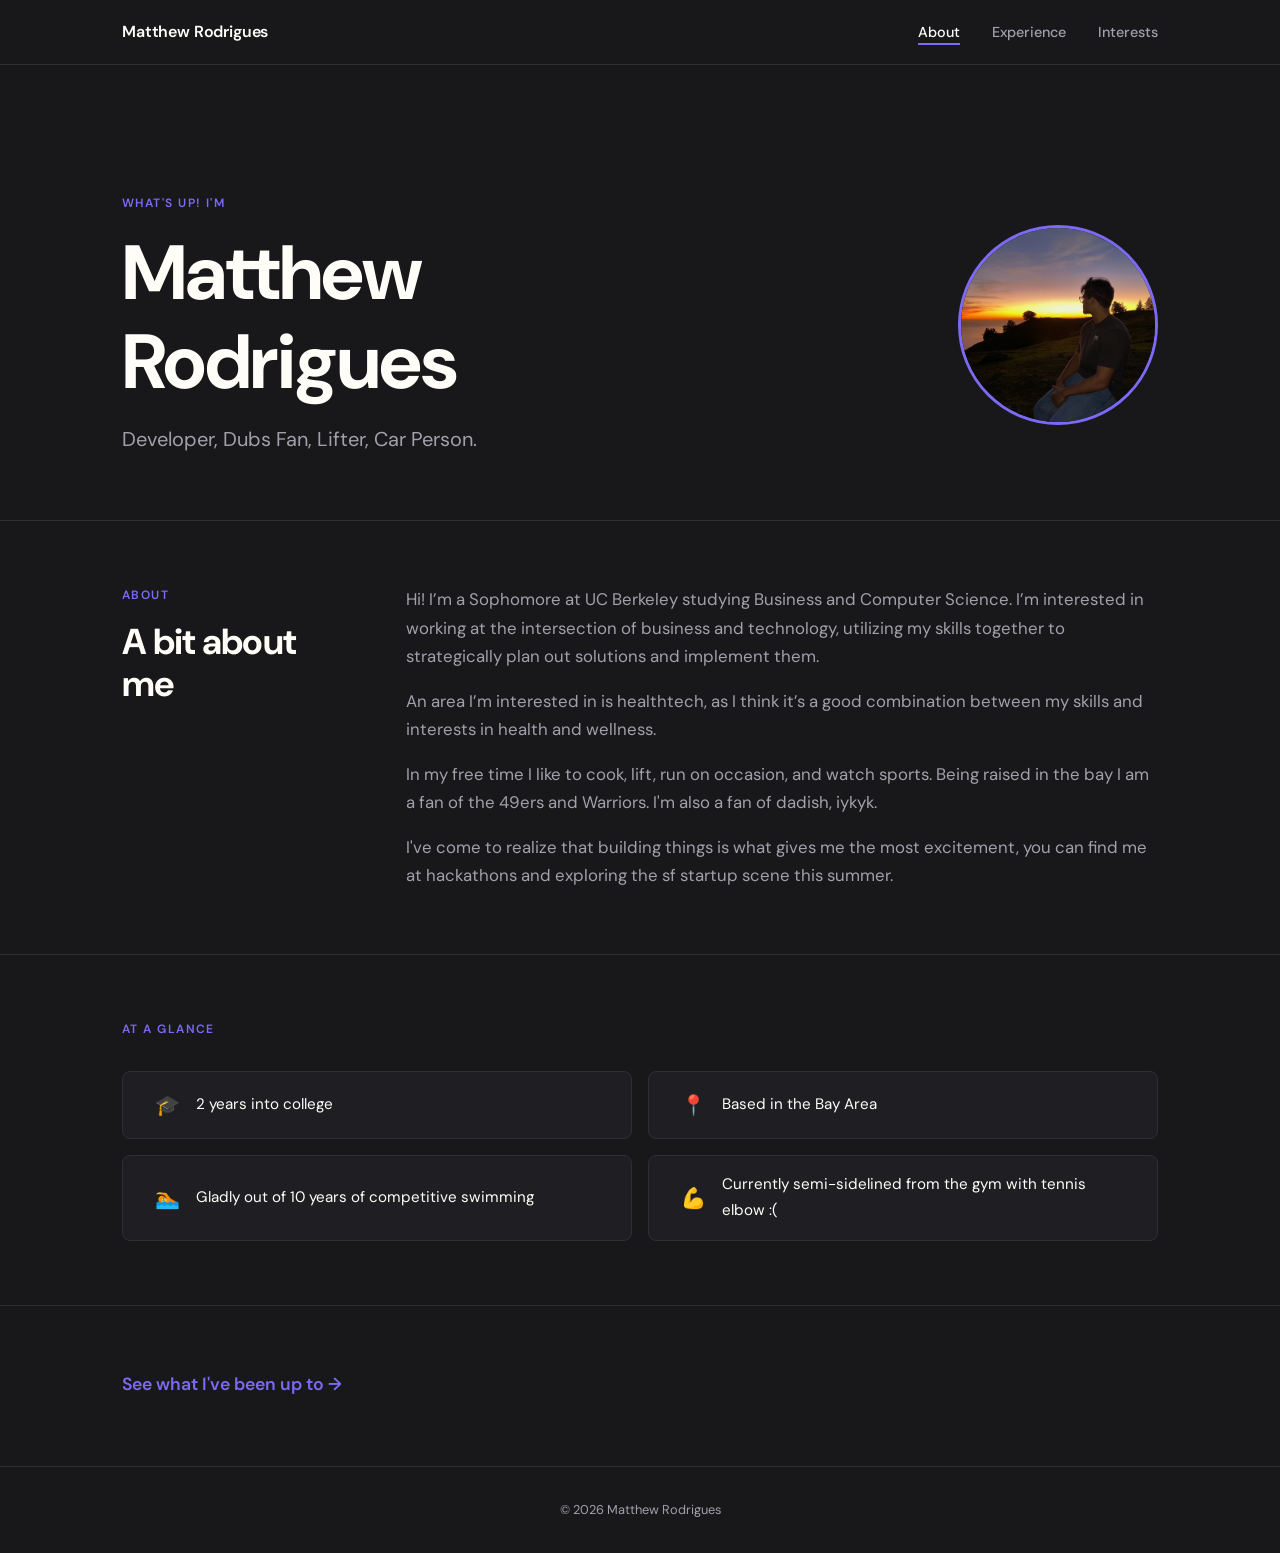
<file: docs/index.html>
<!DOCTYPE html>
<html lang="en">
<head>
  <meta charset="UTF-8" />
  <meta name="viewport" content="width=device-width, initial-scale=1.0" />
  <title>Matthew Rodrigues</title>
  <link rel="preconnect" href="https://fonts.googleapis.com" />
  <link rel="preconnect" href="https://fonts.gstatic.com" crossorigin />
  <link href="https://fonts.googleapis.com/css2?family=DM+Sans:ital,opsz,wght@0,9..40,400;0,9..40,500;0,9..40,600;0,9..40,700;1,9..40,400&display=swap" rel="stylesheet" />
  <link rel="stylesheet" href="css/styles.css" />
  <link rel="stylesheet" href="css/index.css" />
</head>
<body data-page="about">

  <!-- Navigation -->
  <nav class="nav" id="nav">
    <div class="nav__inner">
      <a href="index.html" class="nav__logo">Matthew Rodrigues</a>
      <button class="nav__hamburger" id="hamburger" aria-label="Toggle menu" aria-expanded="false">
        <span></span>
        <span></span>
        <span></span>
      </button>
      <ul class="nav__links">
        <li><a href="index.html" data-nav="about">About</a></li>
        <li><a href="experience.html" data-nav="experience">Experience</a></li>
        <li><a href="interests.html" data-nav="interests">Interests</a></li>
      </ul>
    </div>
  </nav>

  <main>

    <!-- Hero -->
    <section class="section hero">
      <div class="container">
        <div class="hero__inner">
          <div class="hero__text">
            <p class="section-label">What's up! I'm</p>
            <h1 class="hero__name">Matthew<br />Rodrigues</h1>
            <p class="hero__tagline">Developer, Dubs Fan, Lifter, Car Person.</p>
          </div>
          <img
            src="Assets/Matt_pics/IMG_2655.JPG"
            alt="Matthew Rodrigues"
            class="hero__avatar"
            loading="lazy"
          />
        </div>
      </div>
    </section>

    <!-- About -->
    <section class="section about">
      <div class="container about__grid">
        <div>
          <p class="section-label">About</p>
          <h2>A bit about me</h2>
        </div>
        <div class="about__body">
          <p>
            Hi! I’m a Sophomore at UC Berkeley studying Business and Computer Science. I’m interested in working at the intersection of business and technology, utilizing my skills together to strategically plan out solutions and implement them. 
          <p>
            An area I’m interested in is healthtech, as I think it’s a good combination between my skills and interests in health and wellness.
          </p>
          <p>
            In my free time I like to cook, lift, run on occasion, and watch sports. Being raised in the bay I am a fan of the 49ers and Warriors. I'm also a fan of dadish, iykyk.
          </p>
          <p>
            I've come to realize that building things is what gives me the most excitement, you can find me at hackathons and exploring the sf startup scene this summer. 
          </p>
        </div>
      </div>
    </section>

    <!-- Quick Facts -->
    <section class="section facts">
      <div class="container">
        <p class="section-label">At a Glance</p>
        <ul class="facts__grid">
          <li class="facts__item">
            <span class="facts__icon">🎓</span>
            <span>2 years into college</span>
          </li>
          <li class="facts__item">
            <span class="facts__icon">📍</span>
            <span>Based in the Bay Area</span>
          </li>
          <li class="facts__item">
            <span class="facts__icon">🏊</span>
            <span>Gladly out of 10 years of competitive swimming</span>
          </li>
          <li class="facts__item">
            <span class="facts__icon">💪</span>
            <span>Currently semi-sidelined from the gym with tennis elbow :(</span>
          </li>
        </ul>
      </div>
    </section>

    <!-- CTA -->
    <section class="section cta">
      <div class="container">
        <a href="experience.html" class="cta__link">See what I've been up to →</a>
      </div>
    </section>

  </main>

  <footer class="footer">
    <div class="container">
      <p>© 2026 Matthew Rodrigues</p>
    </div>
  </footer>

  <script src="js/main.js"></script>
</body>
</html>
</file>
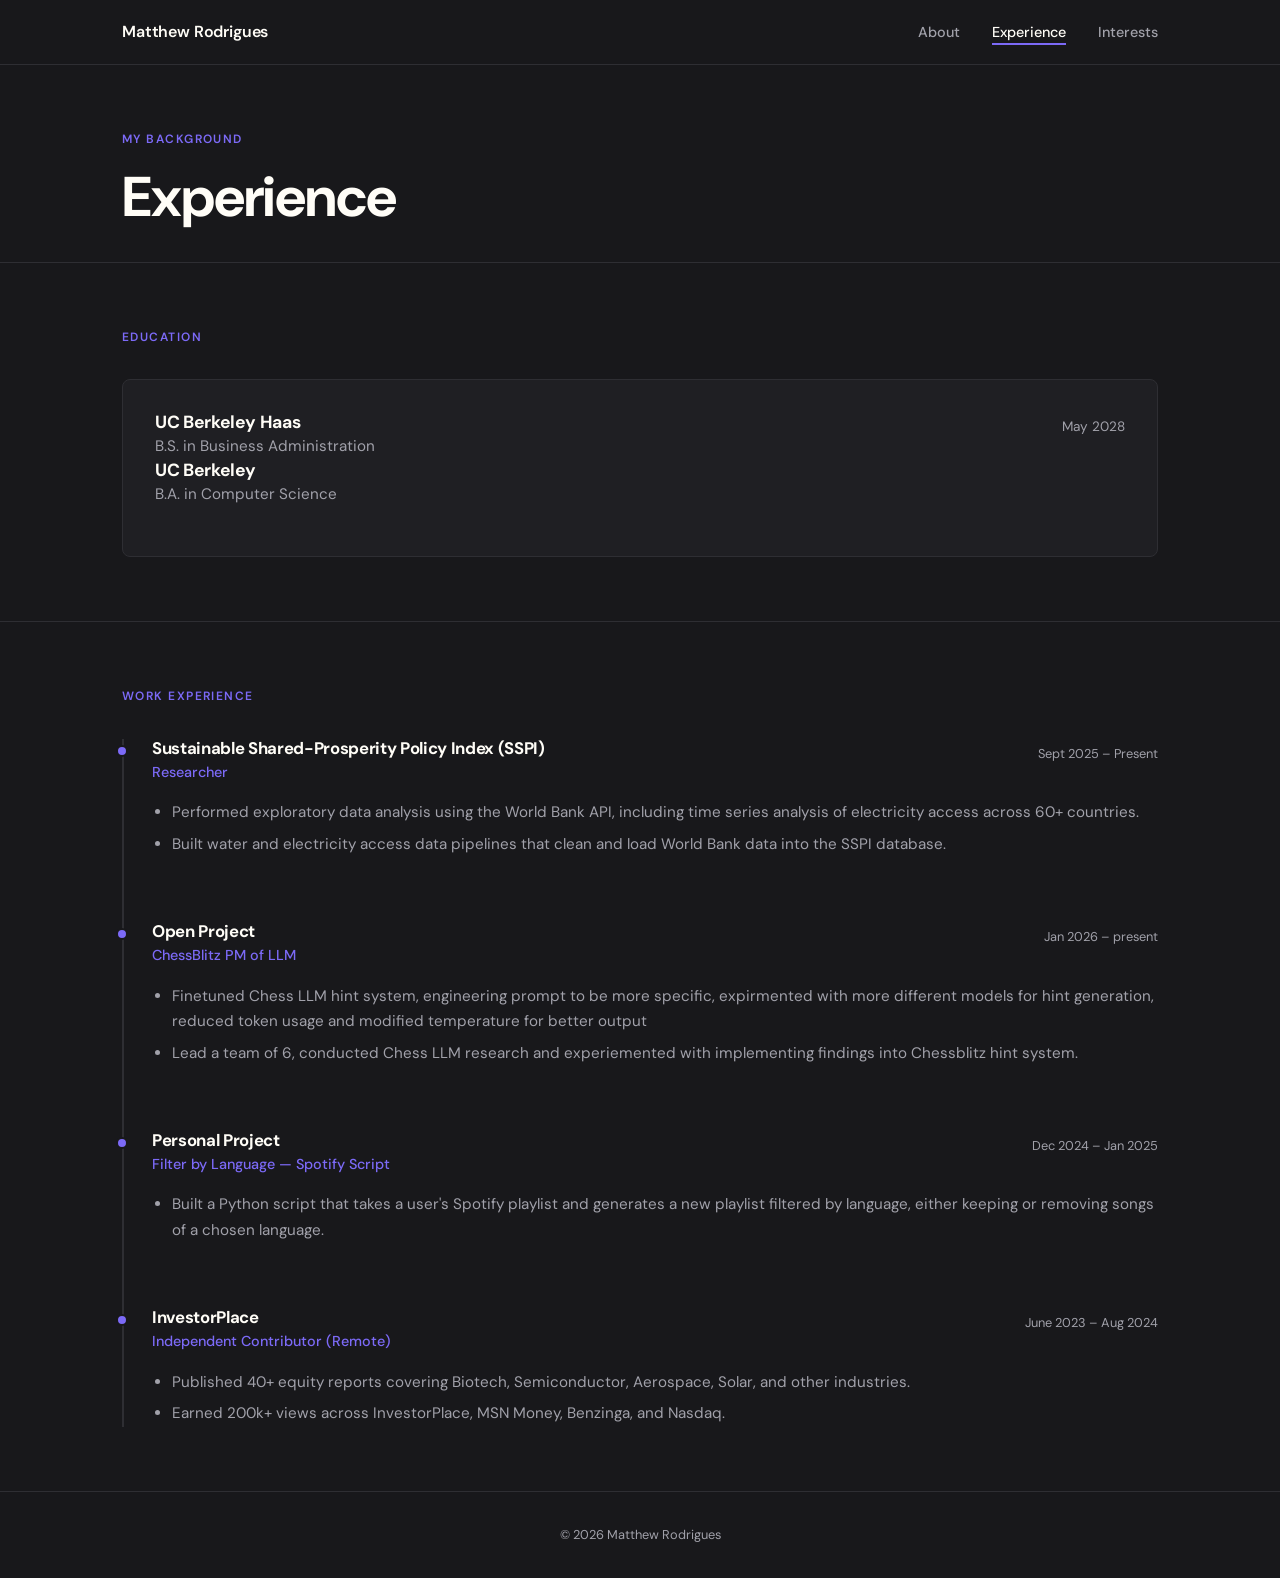
<file: docs/experience.html>
<!DOCTYPE html>
<html lang="en">
<head>
  <meta charset="UTF-8" />
  <meta name="viewport" content="width=device-width, initial-scale=1.0" />
  <title>Experience — Matthew Rodrigues</title>
  <link rel="preconnect" href="https://fonts.googleapis.com" />
  <link rel="preconnect" href="https://fonts.gstatic.com" crossorigin />
  <link href="https://fonts.googleapis.com/css2?family=DM+Sans:ital,opsz,wght@0,9..40,400;0,9..40,500;0,9..40,600;0,9..40,700;1,9..40,400&display=swap" rel="stylesheet" />
  <link rel="stylesheet" href="css/styles.css" />
  <link rel="stylesheet" href="css/experience.css" />
</head>
<body data-page="experience">

  <!-- Navigation -->
  <nav class="nav" id="nav">
    <div class="nav__inner">
      <a href="index.html" class="nav__logo">Matthew Rodrigues</a>
      <button class="nav__hamburger" id="hamburger" aria-label="Toggle menu" aria-expanded="false">
        <span></span>
        <span></span>
        <span></span>
      </button>
      <ul class="nav__links">
        <li><a href="index.html" data-nav="about">About</a></li>
        <li><a href="experience.html" data-nav="experience">Experience</a></li>
        <li><a href="interests.html" data-nav="interests">Interests</a></li>
      </ul>
    </div>
  </nav>

  <main>

    <!-- Page Header -->
    <section class="section page-header">
      <div class="container">
        <p class="section-label">My background</p>
        <h1 class="page-title">Experience</h1>
      </div>
    </section>

    <!-- Education -->
    <section class="section edu">
      <div class="container">
        <p class="section-label">Education</p>
        <div class="card edu__card">
          <div class="edu__header">
            <div>
              <h3 class="edu__school">UC Berkeley Haas</h3>
              <p class="edu__degree">B.S. in Business Administration</p>
              <p>
                
              </p>
              <h3 class="edu__school">UC Berkeley</h3>
              <p class="edu__degree">B.A. in Computer Science</p>
            </div>
            <span class="edu__year">May 2028</span>
      </div>
    </section>

    <!-- Work Experience -->
<section class="section work">
  <div class="container">
    <p class="section-label">Work Experience</p>

    <div class="timeline">

      <!-- Entry 1 -->
      <div class="timeline__entry">
        <div class="timeline__dot"></div>
        <div class="timeline__body">
          <div class="timeline__header">
            <div>
              <h3 class="timeline__company">Sustainable Shared-Prosperity Policy Index (SSPI)</h3>
              <p class="timeline__title">Researcher</p>
            </div>
            <span class="timeline__date">Sept 2025 – Present</span>
          </div>
          <ul class="timeline__bullets">
            <li>Performed exploratory data analysis using the World Bank API, including time series analysis of electricity access across 60+ countries.</li>
            <li>Built water and electricity access data pipelines that clean and load World Bank data into the SSPI database.</li>
          </ul>
        </div>
      </div>

      <!-- Entry 2 -->
      <div class="timeline__entry">
        <div class="timeline__dot"></div>
        <div class="timeline__body">
          <div class="timeline__header">
            <div>
              <h3 class="timeline__company">Open Project</h3>
              <p class="timeline__title">ChessBlitz PM of LLM</p>
            </div>
            <span class="timeline__date">Jan 2026 – present</span>
          </div>
          <ul class="timeline__bullets">
            <li>Finetuned Chess LLM hint system, engineering prompt to be more specific, expirmented with more different models for hint generation, reduced token usage and modified temperature for better output</li>
            <li>Lead a team of 6, conducted Chess LLM research and experiemented with implementing findings into Chessblitz hint system.</li>
          </ul>
        </div>
      </div>

      <!-- Entry 3 -->
      <div class="timeline__entry">
        <div class="timeline__dot"></div>
        <div class="timeline__body">
          <div class="timeline__header">
            <div>
              <h3 class="timeline__company">Personal Project</h3>
              <p class="timeline__title">Filter by Language — Spotify Script</p>
            </div>
            <span class="timeline__date">Dec 2024 – Jan 2025</span>
          </div>
          <ul class="timeline__bullets">
            <li>Built a Python script that takes a user's Spotify playlist and generates a new playlist filtered by language, either keeping or removing songs of a chosen language.</li>
          </ul>
        </div>
      </div>

      <!-- Entry 4 -->
      <div class="timeline__entry">
        <div class="timeline__dot"></div>
        <div class="timeline__body">
          <div class="timeline__header">
            <div>
              <h3 class="timeline__company">InvestorPlace</h3>
              <p class="timeline__title">Independent Contributor (Remote)</p>
            </div>
            <span class="timeline__date">June 2023 – Aug 2024</span>
          </div>
          <ul class="timeline__bullets">
            <li>Published 40+ equity reports covering Biotech, Semiconductor, Aerospace, Solar, and other industries.</li>
            <li>Earned 200k+ views across InvestorPlace, MSN Money, Benzinga, and Nasdaq.</li>
          </ul>
        </div>
      </div>

    </div>
  </div>
</section>

  </main>

  <footer class="footer">
    <div class="container">
      <p>© 2026 Matthew Rodrigues</p>
    </div>
  </footer>

  <script src="js/main.js"></script>
</body>
</html>
</file>
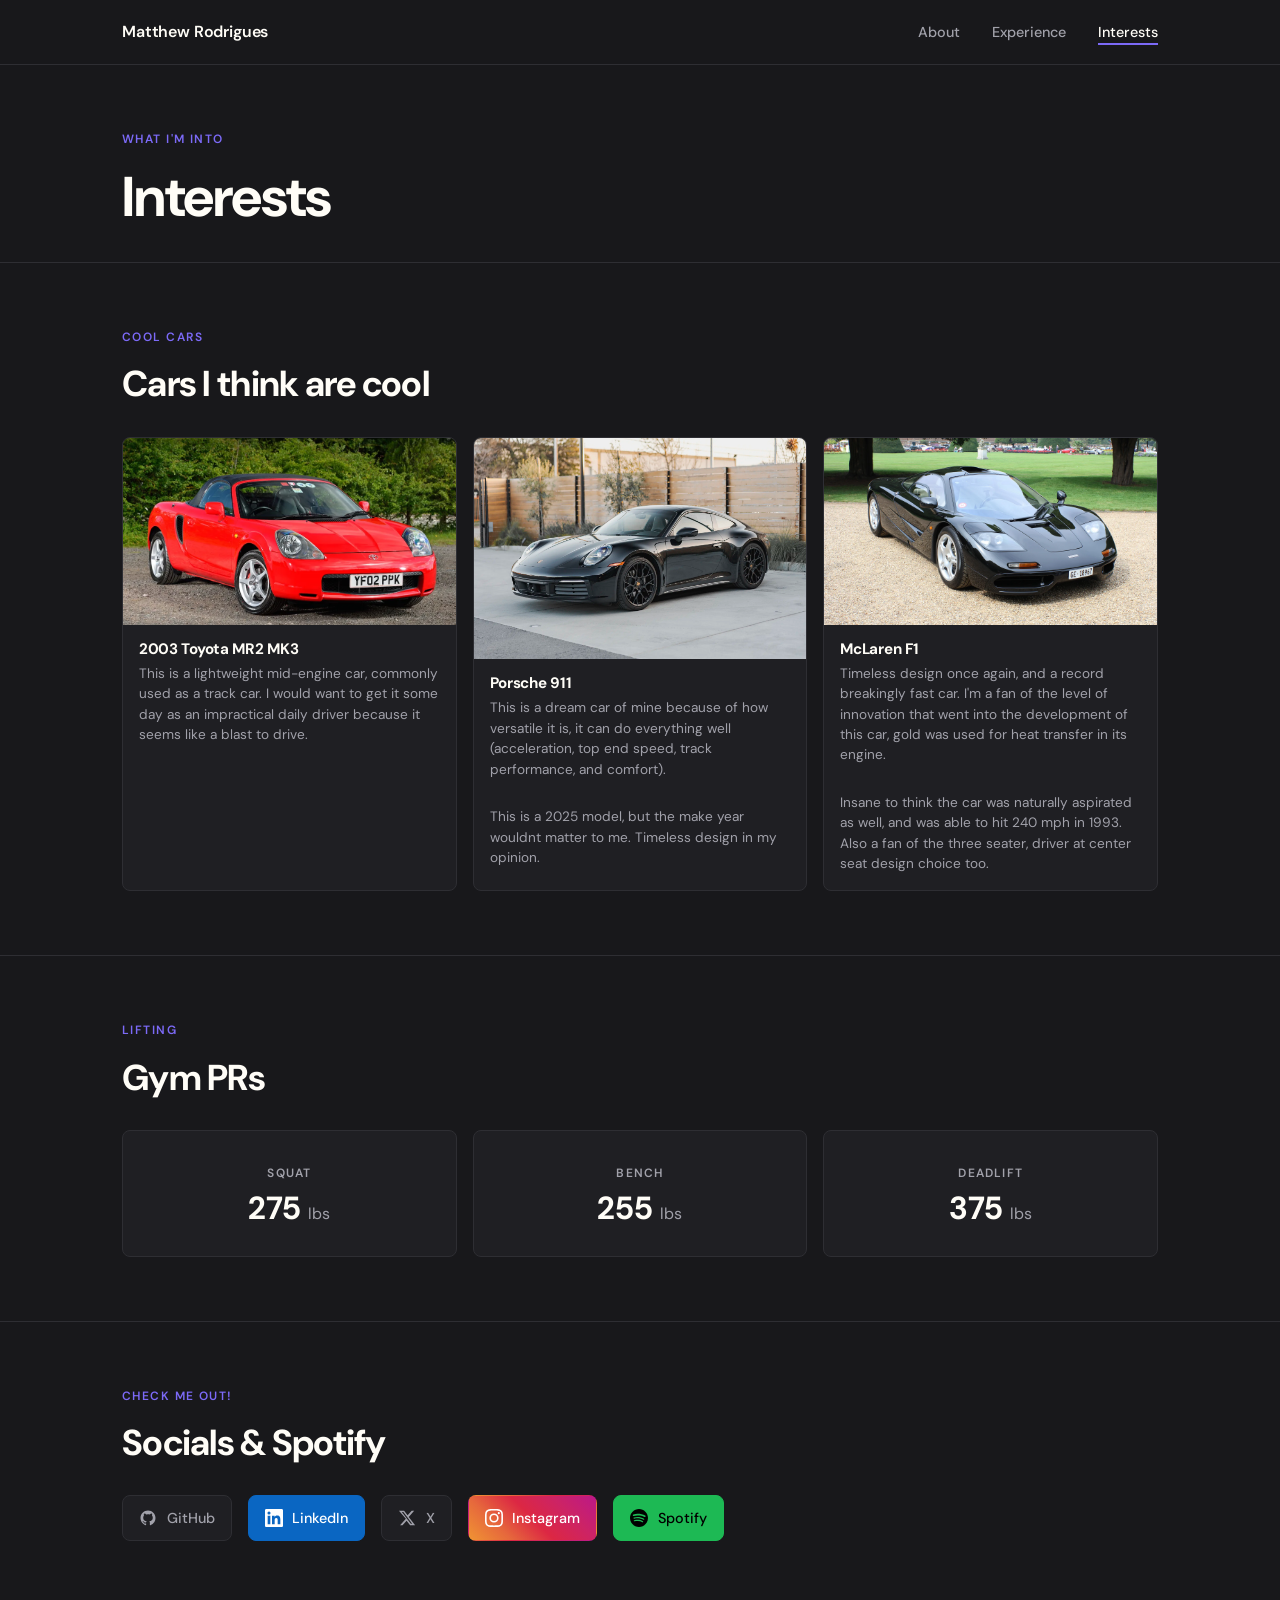
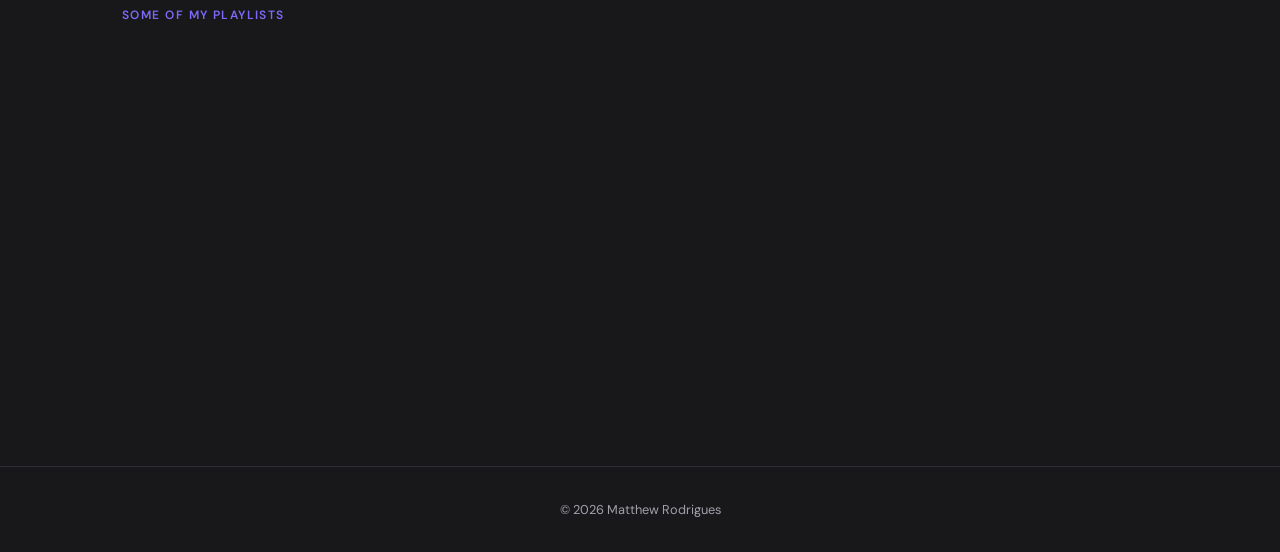
<file: docs/interests.html>
<!DOCTYPE html>
<html lang="en">
<head>
  <meta charset="UTF-8" />
  <meta name="viewport" content="width=device-width, initial-scale=1.0" />
  <title>Interests — Matthew Rodrigues</title>
  <link rel="preconnect" href="https://fonts.googleapis.com" />
  <link rel="preconnect" href="https://fonts.gstatic.com" crossorigin />
  <link href="https://fonts.googleapis.com/css2?family=DM+Sans:ital,opsz,wght@0,9..40,400;0,9..40,500;0,9..40,600;0,9..40,700;1,9..40,400&display=swap" rel="stylesheet" />
  <link rel="stylesheet" href="css/styles.css" />
  <link rel="stylesheet" href="css/interests.css" />
</head>
<body data-page="interests">

  <!-- Navigation -->
  <nav class="nav" id="nav">
    <div class="nav__inner">
      <a href="index.html" class="nav__logo">Matthew Rodrigues</a>
      <button class="nav__hamburger" id="hamburger" aria-label="Toggle menu" aria-expanded="false">
        <span></span>
        <span></span>
        <span></span>
      </button>
      <ul class="nav__links">
        <li><a href="index.html" data-nav="about">About</a></li>
        <li><a href="experience.html" data-nav="experience">Experience</a></li>
        <li><a href="interests.html" data-nav="interests">Interests</a></li>
      </ul>
    </div>
  </nav>

  <main>

    <!-- Page Header -->
    <section class="section page-header">
      <div class="container">
        <p class="section-label">What I'm into</p>
        <h1 class="page-title">Interests</h1>
      </div>
    </section>

    <!-- Cool Cars -->
    <section class="section cars">
      <div class="container">
        <p class="section-label">Cool Cars</p>
        <h2 class="interests-heading">Cars I think are cool</h2>

        <div class="cars__grid">

          <!-- Car 1 -->
          <div class="car-card">
            <img

              src="Assets/Cars/MK3-TOYOTA-MR2-BUYERS-GUIDE-00.webp"
              alt="Toyota MR2"
              class="car-card__image"
              loading="lazy"
            />
            <div class="car-card__body">
              <h3 class="car-card__name">2003 Toyota MR2 MK3</h3>
              <p class="car-card__note">This is a lightweight mid-engine car, commonly used as a track car. I would want to get it some day as an impractical daily driver because it seems like a blast to drive.</p>
            </div>
          </div>

          <!-- Car 2 -->
          <div class="car-card">
            <img
              src = "Assets/Cars/timestamped-1710290904952-2023 Porsche 911 Carrera - 205073_000003.webp"
              alt = "Porsche 911 Carrera"
              class = "car_card__image"
              loading = "lazy"
            />
            <div class="car-card__body">
              <h3 class="car-card__name">Porsche 911</h3>
              <p class="car-card__note">This is a dream car of mine because of how versatile it is, it can do everything well (acceleration, top end speed, track performance, and comfort).</p> 
              <br/>
              <p class = "car-card__note"> This is a 2025 model, but the make year wouldnt matter to me. Timeless design in my opinion.</p>
            </div>
          </div>

          <!-- Car 3 -->
          <div class="car-card">
            <img
              src = "Assets/Cars/20200113-McLaren-F1-07.webp"
              alt = "Mclaren F1"
              class = "car-card__image"
              loading = "lazy"
            />
            <div class="car-card__body">
              <h3 class="car-card__name">McLaren F1</h3>
              <p class="car-card__note">Timeless design once again, and a record breakingly fast car. I'm a fan of the level of innovation that went into the development of this car, gold was used for heat transfer in its engine.</p>
              <br/>
              <p class = "car-card__note">Insane to think the car was naturally aspirated as well, and was able to hit 240 mph in 1993. Also a fan of the three seater, driver at center seat design choice too.</p>
            </div>
          </div>

        </div>
      </div>
    </section>

    <!-- Lifting PRs -->
    <section class="section prs">
      <div class="container">
        <p class="section-label">Lifting</p>
        <h2 class="interests-heading">Gym PRs</h2>

        <div class="prs__grid">
          <div class="pr-card">
            <span class="pr-card__lift">Squat</span>
            <span class="pr-card__weight"> 275 <span class="pr-card__unit">lbs</span></span>
          </div>
          <div class="pr-card">
            <span class="pr-card__lift">Bench</span>
            <span class="pr-card__weight"> 255 <span class="pr-card__unit">lbs</span></span>
          </div>
          <div class="pr-card">
            <span class="pr-card__lift">Deadlift</span>
            <span class="pr-card__weight"> 375 <span class="pr-card__unit">lbs</span></span>
          </div>
        </div>
      </div>
    </section>

    <!-- Socials & Spotify -->
    <section class="section socials">
      <div class="container">
        <p class="section-label">Check me out!</p>
        <h2 class="interests-heading">Socials & Spotify</h2>

        <div class="socials__links">
          <a href="https://github.com/matthewrodrigues" target="_blank" rel="noopener noreferrer" class="social-link">
            <svg class="social-link__icon" viewBox="0 0 24 24" fill="currentColor" aria-hidden="true">
              <path d="M12 2C6.477 2 2 6.484 2 12.017c0 4.425 2.865 8.18 6.839 9.504.5.092.682-.217.682-.483 0-.237-.008-.868-.013-1.703-2.782.605-3.369-1.343-3.369-1.343-.454-1.158-1.11-1.466-1.11-1.466-.908-.62.069-.608.069-.608 1.003.07 1.531 1.032 1.531 1.032.892 1.53 2.341 1.088 2.91.832.092-.647.35-1.088.636-1.338-2.22-.253-4.555-1.113-4.555-4.951 0-1.093.39-1.988 1.029-2.688-.103-.253-.446-1.272.098-2.65 0 0 .84-.27 2.75 1.026A9.564 9.564 0 0112 6.844c.85.004 1.705.115 2.504.337 1.909-1.296 2.747-1.027 2.747-1.027.546 1.379.202 2.398.1 2.651.64.7 1.028 1.595 1.028 2.688 0 3.848-2.339 4.695-4.566 4.943.359.309.678.92.678 1.855 0 1.338-.012 2.419-.012 2.747 0 .268.18.58.688.482A10.019 10.019 0 0022 12.017C22 6.484 17.522 2 12 2z"/>
            </svg>
            <span>GitHub</span>
          </a>

          <a href="https://linkedin.com/in/matthew-rodrigues-6aa213265/" target="_blank" rel="noopener noreferrer" class="social-link">
            <svg class="social-link__icon" viewBox="0 0 24 24" fill="currentColor" aria-hidden="true">
              <path d="M20.447 20.452h-3.554v-5.569c0-1.328-.027-3.037-1.852-3.037-1.853 0-2.136 1.445-2.136 2.939v5.667H9.351V9h3.414v1.561h.046c.477-.9 1.637-1.85 3.37-1.85 3.601 0 4.267 2.37 4.267 5.455v6.286zM5.337 7.433a2.062 2.062 0 01-2.063-2.065 2.064 2.064 0 112.063 2.065zm1.782 13.019H3.555V9h3.564v11.452zM22.225 0H1.771C.792 0 0 .774 0 1.729v20.542C0 23.227.792 24 1.771 24h20.451C23.2 24 24 23.227 24 22.271V1.729C24 .774 23.2 0 22.222 0h.003z"/>
            </svg>
            <span>LinkedIn</span>
          </a>

          <a href="https://twitter.com/[your-username]" target="_blank" rel="noopener noreferrer" class="social-link">
            <svg class="social-link__icon" viewBox="0 0 24 24" fill="currentColor" aria-hidden="true">
              <path d="M18.244 2.25h3.308l-7.227 8.26 8.502 11.24H16.17l-4.714-6.231-5.401 6.231H2.747l7.73-8.835L1.254 2.25H8.08l4.713 6.231zm-1.161 17.52h1.833L7.084 4.126H5.117z"/>
            </svg>
            <span>X</span>
          </a>

          <a href="https://instagram.com/matthew_rodri_/" target="_blank" rel="noopener noreferrer" class="social-link">
            <svg class="social-link__icon" viewBox="0 0 24 24" fill="currentColor" aria-hidden="true">
              <path d="M12 2.163c3.204 0 3.584.012 4.85.07 3.252.148 4.771 1.691 4.919 4.919.058 1.265.069 1.645.069 4.849 0 3.205-.012 3.584-.069 4.849-.149 3.225-1.664 4.771-4.919 4.919-1.266.058-1.644.07-4.85.07-3.204 0-3.584-.012-4.849-.07-3.26-.149-4.771-1.699-4.919-4.92-.058-1.265-.07-1.644-.07-4.849 0-3.204.013-3.583.07-4.849.149-3.227 1.664-4.771 4.919-4.919 1.266-.057 1.645-.069 4.849-.069zM12 0C8.741 0 8.333.014 7.053.072 2.695.272.273 2.69.073 7.052.014 8.333 0 8.741 0 12c0 3.259.014 3.668.072 4.948.2 4.358 2.618 6.78 6.98 6.98C8.333 23.986 8.741 24 12 24c3.259 0 3.668-.014 4.948-.072 4.354-.2 6.782-2.618 6.979-6.98.059-1.28.073-1.689.073-4.948 0-3.259-.014-3.667-.072-4.947-.196-4.354-2.617-6.78-6.979-6.98C15.668.014 15.259 0 12 0zm0 5.838a6.162 6.162 0 100 12.324 6.162 6.162 0 000-12.324zM12 16a4 4 0 110-8 4 4 0 010 8zm6.406-11.845a1.44 1.44 0 100 2.881 1.44 1.44 0 000-2.881z"/>
            </svg>
            <span>Instagram</span>
          </a>

          <a href="https://open.spotify.com/user/31eossalhuuf3rjk325tiqb336ku?si=PuJVf1fQTuGW8pGyErpdBg&nd=1&dlsi=ce033cd523844dd5" target="_blank" rel="noopener noreferrer" class="social-link">
            <svg class="social-link__icon" viewBox="0 0 24 24" fill="currentColor" aria-hidden="true">
              <path d="M12 0C5.4 0 0 5.4 0 12s5.4 12 12 12 12-5.4 12-12S18.66 0 12 0zm5.521 17.34c-.24.359-.66.48-1.021.24-2.82-1.74-6.36-2.101-10.561-1.141-.418.122-.779-.179-.899-.539-.12-.421.18-.78.54-.9 4.56-1.021 8.52-.6 11.64 1.32.42.18.479.659.301 1.02zm1.44-3.3c-.301.42-.841.6-1.262.3-3.239-1.98-8.159-2.58-11.939-1.38-.479.12-1.02-.12-1.14-.6-.12-.48.12-1.021.6-1.141C9.6 9.9 15 10.561 18.72 12.84c.361.181.54.78.241 1.2zm.12-3.36C15.24 8.4 8.82 8.16 5.16 9.301c-.6.179-1.2-.181-1.38-.721-.18-.601.18-1.2.72-1.381 4.26-1.26 11.28-1.02 15.721 1.621.539.3.719 1.02.419 1.56-.299.421-1.02.599-1.559.3z"/>
            </svg>
            <span>Spotify</span>
          </a>
        </div>

        <!-- Spotify Embed -->
        <div class="spotify">
          <p class="section-label" style="margin-bottom: var(--space-sm);">Some of my Playlists</p>
          <div id="spotify-embed"></div>
        </div>

      </div>
    </section>

  </main>

  <footer class="footer">
    <div class="container">
      <p>© 2026 Matthew Rodrigues</p>
    </div>
  </footer>

  <script src="js/main.js"></script>
</body>
</html>
</file>
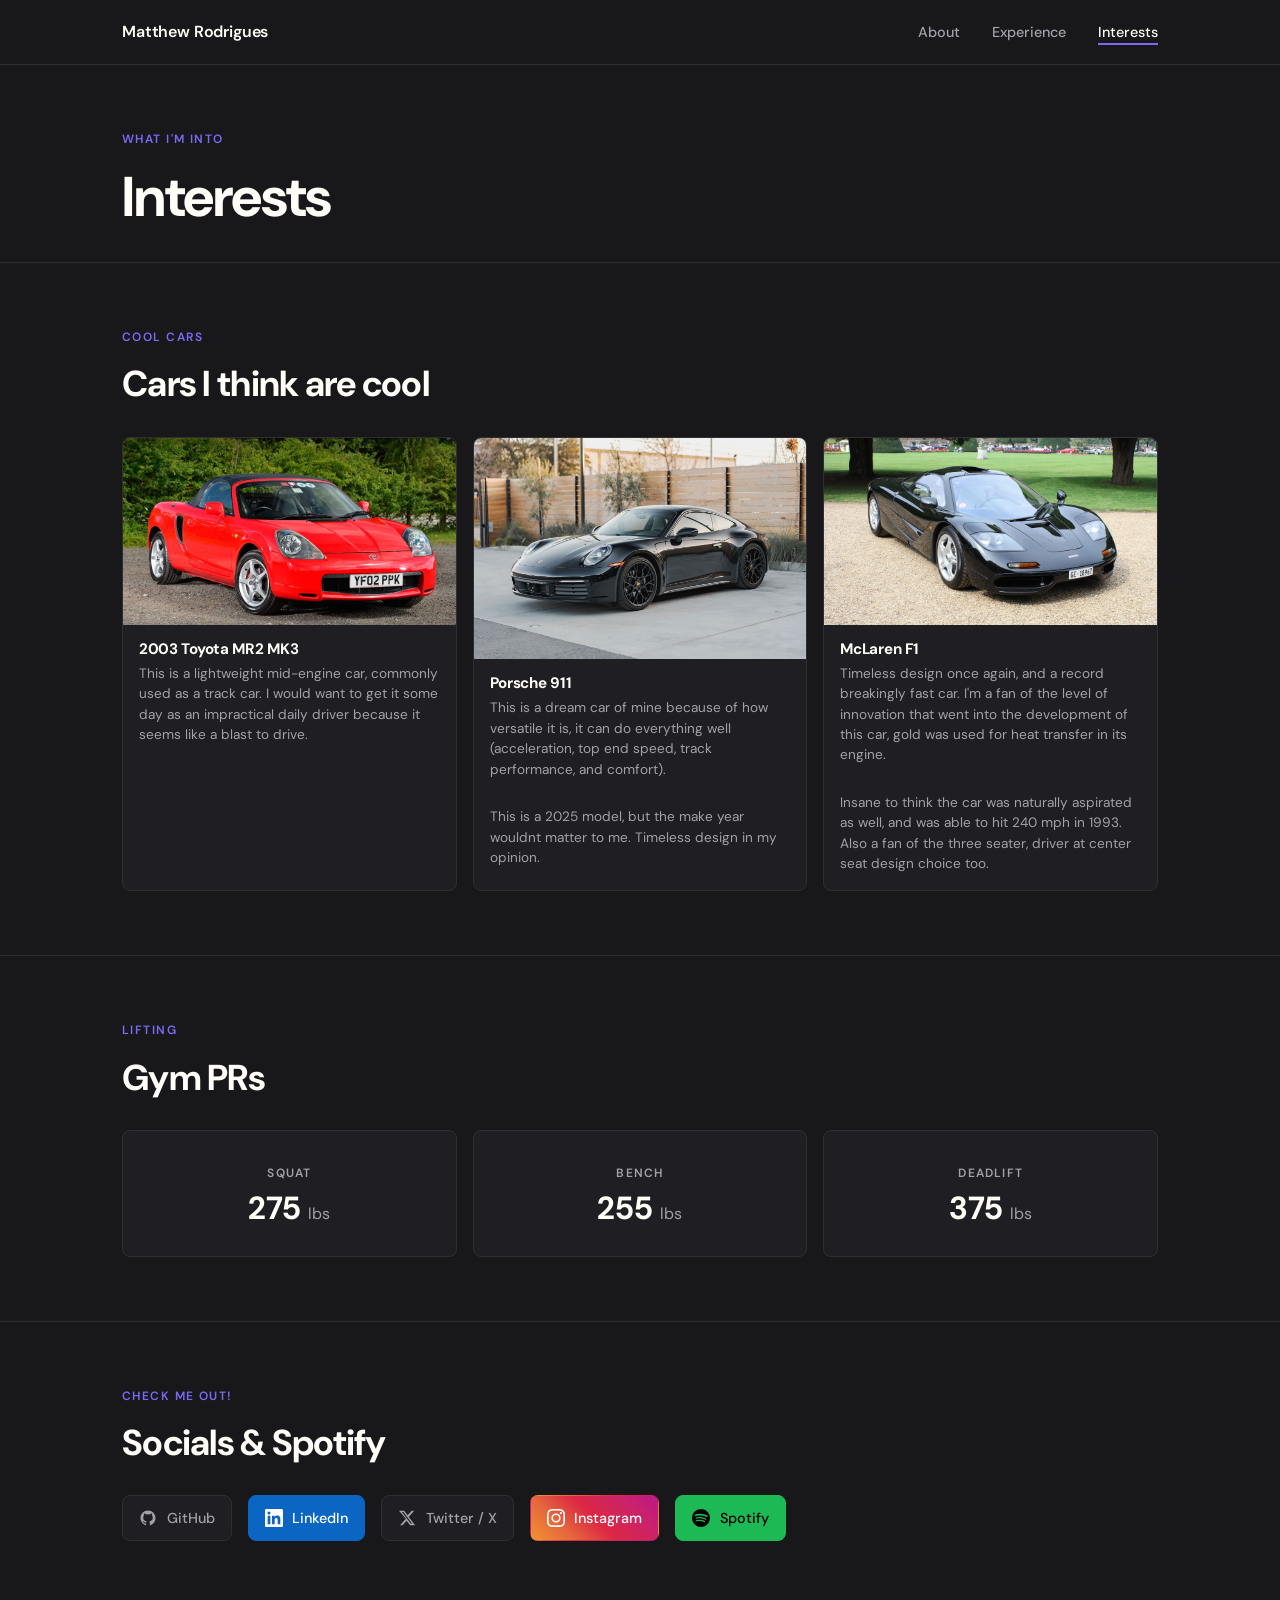
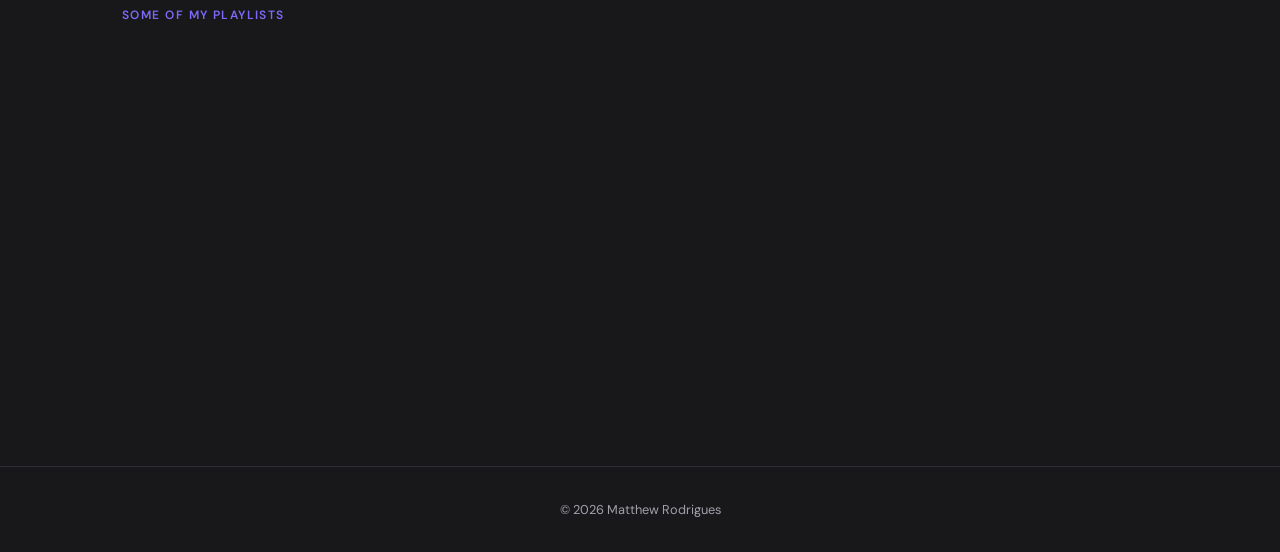
<file: src/interests.html>
<!DOCTYPE html>
<html lang="en">
<head>
  <meta charset="UTF-8" />
  <meta name="viewport" content="width=device-width, initial-scale=1.0" />
  <title>Interests — Matthew Rodrigues</title>
  <link rel="preconnect" href="https://fonts.googleapis.com" />
  <link rel="preconnect" href="https://fonts.gstatic.com" crossorigin />
  <link href="https://fonts.googleapis.com/css2?family=DM+Sans:ital,opsz,wght@0,9..40,400;0,9..40,500;0,9..40,600;0,9..40,700;1,9..40,400&display=swap" rel="stylesheet" />
  <link rel="stylesheet" href="css/styles.css" />
  <link rel="stylesheet" href="css/interests.css" />
</head>
<body data-page="interests">

  <!-- Navigation -->
  <nav class="nav" id="nav">
    <div class="nav__inner">
      <a href="index.html" class="nav__logo">Matthew Rodrigues</a>
      <button class="nav__hamburger" id="hamburger" aria-label="Toggle menu" aria-expanded="false">
        <span></span>
        <span></span>
        <span></span>
      </button>
      <ul class="nav__links">
        <li><a href="index.html" data-nav="about">About</a></li>
        <li><a href="experience.html" data-nav="experience">Experience</a></li>
        <li><a href="interests.html" data-nav="interests">Interests</a></li>
      </ul>
    </div>
  </nav>

  <main>

    <!-- Page Header -->
    <section class="section page-header">
      <div class="container">
        <p class="section-label">What I'm into</p>
        <h1 class="page-title">Interests</h1>
      </div>
    </section>

    <!-- Cool Cars -->
    <section class="section cars">
      <div class="container">
        <p class="section-label">Cool Cars</p>
        <h2 class="interests-heading">Cars I think are cool</h2>

        <div class="cars__grid">

          <!-- Car 1 -->
          <div class="car-card">
            <img

              src="Assets/Cars/MK3-TOYOTA-MR2-BUYERS-GUIDE-00.webp"
              alt="Toyota MR2"
              class="car-card__image"
              loading="lazy"
            />
            <div class="car-card__body">
              <h3 class="car-card__name">2003 Toyota MR2 MK3</h3>
              <p class="car-card__note">This is a lightweight mid-engine car, commonly used as a track car. I would want to get it some day as an impractical daily driver because it seems like a blast to drive.</p>
            </div>
          </div>

          <!-- Car 2 -->
          <div class="car-card">
            <img
              src = "Assets/Cars/timestamped-1710290904952-2023 Porsche 911 Carrera - 205073_000003.webp"
              alt = "Porsche 911 Carrera"
              class = "car_card__image"
              loading = "lazy"
            />
            <div class="car-card__body">
              <h3 class="car-card__name">Porsche 911</h3>
              <p class="car-card__note">This is a dream car of mine because of how versatile it is, it can do everything well (acceleration, top end speed, track performance, and comfort).</p> 
              <br/>
              <p class = "car-card__note"> This is a 2025 model, but the make year wouldnt matter to me. Timeless design in my opinion.</p>
            </div>
          </div>

          <!-- Car 3 -->
          <div class="car-card">
            <img
              src = "Assets/Cars/20200113-McLaren-F1-07.webp"
              alt = "Mclaren F1"
              class = "car-card__image"
              loading = "lazy"
            />
            <div class="car-card__body">
              <h3 class="car-card__name">McLaren F1</h3>
              <p class="car-card__note">Timeless design once again, and a record breakingly fast car. I'm a fan of the level of innovation that went into the development of this car, gold was used for heat transfer in its engine.</p>
              <br/>
              <p class = "car-card__note">Insane to think the car was naturally aspirated as well, and was able to hit 240 mph in 1993. Also a fan of the three seater, driver at center seat design choice too.</p>
            </div>
          </div>

        </div>
      </div>
    </section>

    <!-- Lifting PRs -->
    <section class="section prs">
      <div class="container">
        <p class="section-label">Lifting</p>
        <h2 class="interests-heading">Gym PRs</h2>

        <div class="prs__grid">
          <div class="pr-card">
            <span class="pr-card__lift">Squat</span>
            <span class="pr-card__weight"> 275 <span class="pr-card__unit">lbs</span></span>
          </div>
          <div class="pr-card">
            <span class="pr-card__lift">Bench</span>
            <span class="pr-card__weight"> 255 <span class="pr-card__unit">lbs</span></span>
          </div>
          <div class="pr-card">
            <span class="pr-card__lift">Deadlift</span>
            <span class="pr-card__weight"> 375 <span class="pr-card__unit">lbs</span></span>
          </div>
        </div>
      </div>
    </section>

    <!-- Socials & Spotify -->
    <section class="section socials">
      <div class="container">
        <p class="section-label">Check me out!</p>
        <h2 class="interests-heading">Socials & Spotify</h2>

        <div class="socials__links">
          <a href="https://github.com/matthewrodrigues" target="_blank" rel="noopener noreferrer" class="social-link">
            <svg class="social-link__icon" viewBox="0 0 24 24" fill="currentColor" aria-hidden="true">
              <path d="M12 2C6.477 2 2 6.484 2 12.017c0 4.425 2.865 8.18 6.839 9.504.5.092.682-.217.682-.483 0-.237-.008-.868-.013-1.703-2.782.605-3.369-1.343-3.369-1.343-.454-1.158-1.11-1.466-1.11-1.466-.908-.62.069-.608.069-.608 1.003.07 1.531 1.032 1.531 1.032.892 1.53 2.341 1.088 2.91.832.092-.647.35-1.088.636-1.338-2.22-.253-4.555-1.113-4.555-4.951 0-1.093.39-1.988 1.029-2.688-.103-.253-.446-1.272.098-2.65 0 0 .84-.27 2.75 1.026A9.564 9.564 0 0112 6.844c.85.004 1.705.115 2.504.337 1.909-1.296 2.747-1.027 2.747-1.027.546 1.379.202 2.398.1 2.651.64.7 1.028 1.595 1.028 2.688 0 3.848-2.339 4.695-4.566 4.943.359.309.678.92.678 1.855 0 1.338-.012 2.419-.012 2.747 0 .268.18.58.688.482A10.019 10.019 0 0022 12.017C22 6.484 17.522 2 12 2z"/>
            </svg>
            <span>GitHub</span>
          </a>

          <a href="https://linkedin.com/in/matthew-rodrigues-6aa213265/" target="_blank" rel="noopener noreferrer" class="social-link">
            <svg class="social-link__icon" viewBox="0 0 24 24" fill="currentColor" aria-hidden="true">
              <path d="M20.447 20.452h-3.554v-5.569c0-1.328-.027-3.037-1.852-3.037-1.853 0-2.136 1.445-2.136 2.939v5.667H9.351V9h3.414v1.561h.046c.477-.9 1.637-1.85 3.37-1.85 3.601 0 4.267 2.37 4.267 5.455v6.286zM5.337 7.433a2.062 2.062 0 01-2.063-2.065 2.064 2.064 0 112.063 2.065zm1.782 13.019H3.555V9h3.564v11.452zM22.225 0H1.771C.792 0 0 .774 0 1.729v20.542C0 23.227.792 24 1.771 24h20.451C23.2 24 24 23.227 24 22.271V1.729C24 .774 23.2 0 22.222 0h.003z"/>
            </svg>
            <span>LinkedIn</span>
          </a>

          <a href="https://twitter.com/[your-username]" target="_blank" rel="noopener noreferrer" class="social-link">
            <svg class="social-link__icon" viewBox="0 0 24 24" fill="currentColor" aria-hidden="true">
              <path d="M18.244 2.25h3.308l-7.227 8.26 8.502 11.24H16.17l-4.714-6.231-5.401 6.231H2.747l7.73-8.835L1.254 2.25H8.08l4.713 6.231zm-1.161 17.52h1.833L7.084 4.126H5.117z"/>
            </svg>
            <span>Twitter / X</span>
          </a>

          <a href="https://instagram.com/matthew_rodri_/" target="_blank" rel="noopener noreferrer" class="social-link">
            <svg class="social-link__icon" viewBox="0 0 24 24" fill="currentColor" aria-hidden="true">
              <path d="M12 2.163c3.204 0 3.584.012 4.85.07 3.252.148 4.771 1.691 4.919 4.919.058 1.265.069 1.645.069 4.849 0 3.205-.012 3.584-.069 4.849-.149 3.225-1.664 4.771-4.919 4.919-1.266.058-1.644.07-4.85.07-3.204 0-3.584-.012-4.849-.07-3.26-.149-4.771-1.699-4.919-4.92-.058-1.265-.07-1.644-.07-4.849 0-3.204.013-3.583.07-4.849.149-3.227 1.664-4.771 4.919-4.919 1.266-.057 1.645-.069 4.849-.069zM12 0C8.741 0 8.333.014 7.053.072 2.695.272.273 2.69.073 7.052.014 8.333 0 8.741 0 12c0 3.259.014 3.668.072 4.948.2 4.358 2.618 6.78 6.98 6.98C8.333 23.986 8.741 24 12 24c3.259 0 3.668-.014 4.948-.072 4.354-.2 6.782-2.618 6.979-6.98.059-1.28.073-1.689.073-4.948 0-3.259-.014-3.667-.072-4.947-.196-4.354-2.617-6.78-6.979-6.98C15.668.014 15.259 0 12 0zm0 5.838a6.162 6.162 0 100 12.324 6.162 6.162 0 000-12.324zM12 16a4 4 0 110-8 4 4 0 010 8zm6.406-11.845a1.44 1.44 0 100 2.881 1.44 1.44 0 000-2.881z"/>
            </svg>
            <span>Instagram</span>
          </a>

          <a href="https://open.spotify.com/user/31eossalhuuf3rjk325tiqb336ku?si=PuJVf1fQTuGW8pGyErpdBg&nd=1&dlsi=ce033cd523844dd5" target="_blank" rel="noopener noreferrer" class="social-link">
            <svg class="social-link__icon" viewBox="0 0 24 24" fill="currentColor" aria-hidden="true">
              <path d="M12 0C5.4 0 0 5.4 0 12s5.4 12 12 12 12-5.4 12-12S18.66 0 12 0zm5.521 17.34c-.24.359-.66.48-1.021.24-2.82-1.74-6.36-2.101-10.561-1.141-.418.122-.779-.179-.899-.539-.12-.421.18-.78.54-.9 4.56-1.021 8.52-.6 11.64 1.32.42.18.479.659.301 1.02zm1.44-3.3c-.301.42-.841.6-1.262.3-3.239-1.98-8.159-2.58-11.939-1.38-.479.12-1.02-.12-1.14-.6-.12-.48.12-1.021.6-1.141C9.6 9.9 15 10.561 18.72 12.84c.361.181.54.78.241 1.2zm.12-3.36C15.24 8.4 8.82 8.16 5.16 9.301c-.6.179-1.2-.181-1.38-.721-.18-.601.18-1.2.72-1.381 4.26-1.26 11.28-1.02 15.721 1.621.539.3.719 1.02.419 1.56-.299.421-1.02.599-1.559.3z"/>
            </svg>
            <span>Spotify</span>
          </a>
        </div>

        <!-- Spotify Embed -->
        <div class="spotify">
          <p class="section-label" style="margin-bottom: var(--space-sm);">Some of my Playlists</p>
          <div id="spotify-embed"></div>
        </div>

      </div>
    </section>

  </main>

  <footer class="footer">
    <div class="container">
      <p>© 2026 Matthew Rodrigues</p>
    </div>
  </footer>

  <script src="js/main.js"></script>
</body>
</html>
</file>
<file: docs/css/styles.css>
/* ============================================================
   Design Tokens
   ============================================================ */
:root {
  --color-bg: #18181B;
  --color-surface: #1F1F23;
  --color-primary: #FFFDF7;
  --color-accent: #7C6AF7;
  --color-muted: #A1A1AA;
  --color-border: #2E2E33;

  --font-body: 'DM Sans', sans-serif;

  --radius: 8px;
  --max-width: 1100px;

  --space-xs: 0.5rem;
  --space-sm: 1rem;
  --space-md: 2rem;
  --space-lg: 4rem;
  --space-xl: 8rem;
}

/* ============================================================
   Reset
   ============================================================ */
*, *::before, *::after {
  box-sizing: border-box;
  margin: 0;
  padding: 0;
}

html {
  font-size: 16px;
  scroll-behavior: smooth;
}

body {
  background-color: var(--color-bg);
  color: var(--color-primary);
  font-family: var(--font-body);
  line-height: 1.7;
  -webkit-font-smoothing: antialiased;
}

img {
  display: block;
  max-width: 100%;
}

a {
  color: inherit;
  text-decoration: none;
}

ul {
  list-style: none;
}

/* ============================================================
   Layout Utilities
   ============================================================ */
.container {
  width: 100%;
  max-width: var(--max-width);
  margin: 0 auto;
  padding: 0 var(--space-md);
}

.section {
  padding: var(--space-lg) 0;
}

/* ============================================================
   Navigation
   ============================================================ */
.nav {
  position: sticky;
  top: 0;
  z-index: 100;
  background-color: var(--color-bg);
  border-bottom: 1px solid var(--color-border);
}

.nav__inner {
  display: flex;
  align-items: center;
  justify-content: space-between;
  height: 64px;
  max-width: var(--max-width);
  margin: 0 auto;
  padding: 0 var(--space-md);
}

.nav__logo {
  font-size: 1rem;
  font-weight: 600;
  letter-spacing: -0.01em;
  color: var(--color-primary);
  transition: color 0.2s;
}

.nav__logo:hover {
  color: var(--color-accent);
}

.nav__links {
  display: flex;
  align-items: center;
  gap: var(--space-md);
}

.nav__links a {
  font-size: 0.9rem;
  font-weight: 500;
  color: var(--color-muted);
  padding-bottom: 2px;
  border-bottom: 2px solid transparent;
  transition: color 0.2s, border-color 0.2s;
}

.nav__links a:hover {
  color: var(--color-primary);
}

/* Active state driven by data-page on <body> */
body[data-page="about"] .nav__links a[data-nav="about"],
body[data-page="experience"] .nav__links a[data-nav="experience"],
body[data-page="interests"] .nav__links a[data-nav="interests"] {
  color: var(--color-primary);
  border-bottom-color: var(--color-accent);
}

/* Hamburger button */
.nav__hamburger {
  display: none;
  flex-direction: column;
  justify-content: center;
  gap: 5px;
  background: none;
  border: none;
  cursor: pointer;
  padding: 4px;
}

.nav__hamburger span {
  display: block;
  width: 22px;
  height: 2px;
  background-color: var(--color-primary);
  border-radius: 2px;
  transition: transform 0.2s, opacity 0.2s;
}

/* Mobile nav */
@media (max-width: 768px) {
  .nav__hamburger {
    display: flex;
  }

  .nav__links {
    display: none;
    position: absolute;
    top: 64px;
    left: 0;
    right: 0;
    flex-direction: column;
    align-items: flex-start;
    gap: 0;
    background-color: var(--color-surface);
    border-bottom: 1px solid var(--color-border);
    padding: var(--space-sm) var(--space-md);
  }

  .nav__links a {
    padding: var(--space-xs) 0;
    font-size: 1rem;
    width: 100%;
  }

  .nav.nav-open .nav__links {
    display: flex;
  }

  /* Hamburger → X animation */
  .nav.nav-open .nav__hamburger span:nth-child(1) {
    transform: translateY(7px) rotate(45deg);
  }
  .nav.nav-open .nav__hamburger span:nth-child(2) {
    opacity: 0;
  }
  .nav.nav-open .nav__hamburger span:nth-child(3) {
    transform: translateY(-7px) rotate(-45deg);
  }
}

/* ============================================================
   Typography Scale
   ============================================================ */
h1, h2, h3, h4 {
  line-height: 1.15;
  font-weight: 700;
  letter-spacing: -0.02em;
}

h1 { font-size: clamp(2.5rem, 6vw, 5rem); }
h2 { font-size: clamp(1.5rem, 3vw, 2.25rem); }
h3 { font-size: 1.15rem; }

.section-label {
  font-size: 0.75rem;
  font-weight: 600;
  letter-spacing: 0.12em;
  text-transform: uppercase;
  color: var(--color-accent);
  margin-bottom: var(--space-sm);
}

/* ============================================================
   Cards
   ============================================================ */
.card {
  background-color: var(--color-surface);
  border: 1px solid var(--color-border);
  border-radius: var(--radius);
  padding: var(--space-md);
}

/* ============================================================
   Footer
   ============================================================ */
.footer {
  border-top: 1px solid var(--color-border);
  padding: var(--space-md) 0;
  text-align: center;
  color: var(--color-muted);
  font-size: 0.8rem;
}
</file>
<file: docs/css/index.css>
/* ============================================================
   Hero
   ============================================================ */
.hero {
  padding-top: var(--space-xl);
  padding-bottom: var(--space-lg);
}

.hero__name {
  margin-bottom: var(--space-sm);
  color: var(--color-primary);
}

.hero__tagline {
  font-size: clamp(1rem, 2vw, 1.25rem);
  color: var(--color-muted);
  font-weight: 400;
}

.hero__inner {
  display: flex;
  align-items: center;
  justify-content: space-between;
  gap: var(--space-lg);
}

.hero__avatar {
  width: 200px;
  height: 200px;
  border-radius: 50%;
  object-fit: cover;
  border: 3px solid var(--color-accent);
  flex-shrink: 0;
}

@media (max-width: 768px) {
  .hero__avatar {
    width: 80px;
    height: 80px;
  }
}

/* ============================================================
   About
   ============================================================ */
.about {
  border-top: 1px solid var(--color-border);
}

.about__grid {
  display: grid;
  grid-template-columns: 220px 1fr;
  gap: var(--space-lg);
  align-items: start;
}

.about__grid h2 {
  margin-top: var(--space-xs);
}

.about__body {
  display: flex;
  flex-direction: column;
  gap: var(--space-sm);
  color: var(--color-muted);
  font-size: 1.05rem;
}

@media (max-width: 768px) {
  .about__grid {
    grid-template-columns: 1fr;
    gap: var(--space-sm);
  }
}

/* ============================================================
   Quick Facts
   ============================================================ */
.facts {
  border-top: 1px solid var(--color-border);
}

.facts__grid {
  display: grid;
  grid-template-columns: repeat(2, 1fr);
  gap: var(--space-sm);
  margin-top: var(--space-md);
}

.facts__item {
  display: flex;
  align-items: center;
  gap: var(--space-sm);
  background-color: var(--color-surface);
  border: 1px solid var(--color-border);
  border-radius: var(--radius);
  padding: var(--space-sm) var(--space-md);
  font-size: 0.95rem;
}

.facts__icon {
  font-size: 1.25rem;
  flex-shrink: 0;
}

@media (max-width: 600px) {
  .facts__grid {
    grid-template-columns: 1fr;
  }
}

/* ============================================================
   CTA
   ============================================================ */
.cta {
  border-top: 1px solid var(--color-border);
}

.cta__link {
  display: inline-block;
  font-size: 1.1rem;
  font-weight: 600;
  color: var(--color-accent);
  border-bottom: 2px solid transparent;
  transition: border-color 0.2s;
}

.cta__link:hover {
  border-bottom-color: var(--color-accent);
}
</file>
<file: docs/css/experience.css>
/* ============================================================
   Page Header
   ============================================================ */
.page-header {
  padding-top: var(--space-lg);
  padding-bottom: var(--space-md);
}

.page-title {
  font-size: clamp(2rem, 5vw, 3.5rem);
  margin-top: var(--space-xs);
}

/* ============================================================
   Education
   ============================================================ */
.edu {
  border-top: 1px solid var(--color-border);
}

.edu__card {
  margin-top: var(--space-md);
}

.edu__header {
  display: flex;
  justify-content: space-between;
  align-items: flex-start;
  gap: var(--space-sm);
  margin-bottom: var(--space-sm);
}

.edu__school {
  font-size: 1.1rem;
  font-weight: 700;
}

.edu__degree {
  color: var(--color-muted);
  font-size: 0.95rem;
  margin-top: 2px;
}

.edu__year {
  font-size: 0.85rem;
  color: var(--color-muted);
  white-space: nowrap;
  padding-top: 3px;
}

.edu__notes {
  color: var(--color-muted);
  font-size: 0.9rem;
  border-top: 1px solid var(--color-border);
  padding-top: var(--space-sm);
}

@media (max-width: 500px) {
  .edu__header {
    flex-direction: column;
  }
}

/* ============================================================
   Timeline
   ============================================================ */
.work {
  border-top: 1px solid var(--color-border);
}

.timeline {
  position: relative;
  margin-top: var(--space-md);
  padding-left: 28px;
  border-left: 2px solid var(--color-border);
  display: flex;
  flex-direction: column;
  gap: var(--space-lg);
}

.timeline__entry {
  position: relative;
}

.timeline__dot {
  position: absolute;
  left: -36px;
  top: 6px;
  width: 12px;
  height: 12px;
  border-radius: 50%;
  background-color: var(--color-accent);
  border: 2px solid var(--color-bg);
}

.timeline__header {
  display: flex;
  justify-content: space-between;
  align-items: flex-start;
  gap: var(--space-sm);
  margin-bottom: var(--space-sm);
}

.timeline__company {
  font-size: 1.05rem;
  font-weight: 700;
}

.timeline__title {
  color: var(--color-accent);
  font-size: 0.9rem;
  font-weight: 500;
  margin-top: 2px;
}

.timeline__date {
  font-size: 0.8rem;
  color: var(--color-muted);
  white-space: nowrap;
  padding-top: 4px;
}

.timeline__bullets {
  list-style: disc;
  padding-left: 1.25rem;
  display: flex;
  flex-direction: column;
  gap: 0.35rem;
  color: var(--color-muted);
  font-size: 0.95rem;
}

@media (max-width: 500px) {
  .timeline__header {
    flex-direction: column;
  }
}
</file>
<file: docs/css/interests.css>
/* ============================================================
   Page Header
   ============================================================ */
.page-header {
  padding-top: var(--space-lg);
  padding-bottom: var(--space-md);
}

.page-title {
  font-size: clamp(2rem, 5vw, 3.5rem);
  margin-top: var(--space-xs);
}

.interests-heading {
  margin-bottom: var(--space-md);
  margin-top: var(--space-xs);
}

/* ============================================================
   Cars
   ============================================================ */
.cars {
  border-top: 1px solid var(--color-border);
}

.cars__grid {
  display: grid;
  grid-template-columns: repeat(3, 1fr);
  gap: var(--space-sm);
}

.car-card {
  background-color: var(--color-surface);
  border: 1px solid var(--color-border);
  border-radius: var(--radius);
  overflow: hidden;
}

.car-card__image {
  width: 100%;
  aspect-ratio: 16 / 9;
  background-color: #2A2A30;
  background-image: repeating-linear-gradient(
    45deg,
    transparent,
    transparent 10px,
    rgba(255, 255, 255, 0.02) 10px,
    rgba(255, 255, 255, 0.02) 20px
  );
  object-fit: cover;
  display: block;
}

.car-card__body {
  padding: var(--space-sm);
}

.car-card__name {
  font-size: 0.95rem;
  font-weight: 700;
  margin-bottom: 0.35rem;
}

.car-card__note {
  font-size: 0.85rem;
  color: var(--color-muted);
  line-height: 1.5;
}

@media (max-width: 900px) {
  .cars__grid {
    grid-template-columns: repeat(2, 1fr);
  }
}

@media (max-width: 500px) {
  .cars__grid {
    grid-template-columns: 1fr;
  }
}

/* ============================================================
   Lifting PRs
   ============================================================ */
.prs {
  border-top: 1px solid var(--color-border);
}

.prs__grid {
  display: grid;
  grid-template-columns: repeat(3, 1fr);
  gap: var(--space-sm);
}

.pr-card {
  background-color: var(--color-surface);
  border: 1px solid var(--color-border);
  border-radius: var(--radius);
  padding: var(--space-md) var(--space-sm);
  display: flex;
  flex-direction: column;
  align-items: center;
  gap: var(--space-xs);
  text-align: center;
}

.pr-card__lift {
  font-size: 0.75rem;
  font-weight: 600;
  letter-spacing: 0.1em;
  text-transform: uppercase;
  color: var(--color-muted);
}

.pr-card__weight {
  font-size: 2rem;
  font-weight: 700;
  color: var(--color-primary);
  line-height: 1;
}

.pr-card__unit {
  font-size: 1rem;
  font-weight: 400;
  color: var(--color-muted);
}

@media (max-width: 600px) {
  .prs__grid {
    grid-template-columns: repeat(2, 1fr);
  }
}

/* ============================================================
   Socials & Spotify
   ============================================================ */
.socials {
  border-top: 1px solid var(--color-border);
}

.socials__links {
  display: flex;
  flex-wrap: wrap;
  gap: var(--space-sm);
  margin-bottom: var(--space-lg);
}

.social-link {
  display: flex;
  align-items: center;
  gap: 0.6rem;
  background-color: var(--color-surface);
  border: 1px solid var(--color-border);
  border-radius: var(--radius);
  padding: 0.6rem 1rem;
  font-size: 0.9rem;
  font-weight: 500;
  color: var(--color-muted);
  transition: color 0.2s, border-color 0.2s;
}

.social-link:hover {
  color: var(--color-primary);
  border-color: var(--color-accent);
}

.social-link__icon {
  width: 18px;
  height: 18px;
  flex-shrink: 0;
}

/* Brand-colored social buttons */
.social-link[href*="linkedin"] {
  background-color: #0A66C2;
  border-color: #0A66C2;
  color: #fff;
}

.social-link[href*="linkedin"]:hover {
  background-color: #004182;
  border-color: #004182;
  color: #fff;
}

.social-link[href*="instagram"] {
  background: linear-gradient(45deg, #f09433, #e6683c 25%, #dc2743 50%, #cc2366 75%, #bc1888);
  border-color: transparent;
  color: #fff;
}

.social-link[href*="instagram"]:hover {
  opacity: 0.88;
  color: #fff;
}

.social-link[href*="spotify"] {
  background-color: #1DB954;
  border-color: #1DB954;
  color: #000;
}

.social-link[href*="spotify"]:hover {
  background-color: #17a349;
  border-color: #17a349;
  color: #000;
}

/* Spotify */
.spotify__placeholder {
  background-color: var(--color-surface);
  border: 1px dashed var(--color-border);
  border-radius: var(--radius);
  padding: var(--space-lg);
  text-align: center;
  color: var(--color-muted);
  font-size: 0.9rem;
}
</file>
<file: src/css/styles.css>
/* ============================================================
   Design Tokens
   ============================================================ */
:root {
  --color-bg: #18181B;
  --color-surface: #1F1F23;
  --color-primary: #FFFDF7;
  --color-accent: #7C6AF7;
  --color-muted: #A1A1AA;
  --color-border: #2E2E33;

  --font-body: 'DM Sans', sans-serif;

  --radius: 8px;
  --max-width: 1100px;

  --space-xs: 0.5rem;
  --space-sm: 1rem;
  --space-md: 2rem;
  --space-lg: 4rem;
  --space-xl: 8rem;
}

/* ============================================================
   Reset
   ============================================================ */
*, *::before, *::after {
  box-sizing: border-box;
  margin: 0;
  padding: 0;
}

html {
  font-size: 16px;
  scroll-behavior: smooth;
}

body {
  background-color: var(--color-bg);
  color: var(--color-primary);
  font-family: var(--font-body);
  line-height: 1.7;
  -webkit-font-smoothing: antialiased;
}

img {
  display: block;
  max-width: 100%;
}

a {
  color: inherit;
  text-decoration: none;
}

ul {
  list-style: none;
}

/* ============================================================
   Layout Utilities
   ============================================================ */
.container {
  width: 100%;
  max-width: var(--max-width);
  margin: 0 auto;
  padding: 0 var(--space-md);
}

.section {
  padding: var(--space-lg) 0;
}

/* ============================================================
   Navigation
   ============================================================ */
.nav {
  position: sticky;
  top: 0;
  z-index: 100;
  background-color: var(--color-bg);
  border-bottom: 1px solid var(--color-border);
}

.nav__inner {
  display: flex;
  align-items: center;
  justify-content: space-between;
  height: 64px;
  max-width: var(--max-width);
  margin: 0 auto;
  padding: 0 var(--space-md);
}

.nav__logo {
  font-size: 1rem;
  font-weight: 600;
  letter-spacing: -0.01em;
  color: var(--color-primary);
  transition: color 0.2s;
}

.nav__logo:hover {
  color: var(--color-accent);
}

.nav__links {
  display: flex;
  align-items: center;
  gap: var(--space-md);
}

.nav__links a {
  font-size: 0.9rem;
  font-weight: 500;
  color: var(--color-muted);
  padding-bottom: 2px;
  border-bottom: 2px solid transparent;
  transition: color 0.2s, border-color 0.2s;
}

.nav__links a:hover {
  color: var(--color-primary);
}

/* Active state driven by data-page on <body> */
body[data-page="about"] .nav__links a[data-nav="about"],
body[data-page="experience"] .nav__links a[data-nav="experience"],
body[data-page="interests"] .nav__links a[data-nav="interests"] {
  color: var(--color-primary);
  border-bottom-color: var(--color-accent);
}

/* Hamburger button */
.nav__hamburger {
  display: none;
  flex-direction: column;
  justify-content: center;
  gap: 5px;
  background: none;
  border: none;
  cursor: pointer;
  padding: 4px;
}

.nav__hamburger span {
  display: block;
  width: 22px;
  height: 2px;
  background-color: var(--color-primary);
  border-radius: 2px;
  transition: transform 0.2s, opacity 0.2s;
}

/* Mobile nav */
@media (max-width: 768px) {
  .nav__hamburger {
    display: flex;
  }

  .nav__links {
    display: none;
    position: absolute;
    top: 64px;
    left: 0;
    right: 0;
    flex-direction: column;
    align-items: flex-start;
    gap: 0;
    background-color: var(--color-surface);
    border-bottom: 1px solid var(--color-border);
    padding: var(--space-sm) var(--space-md);
  }

  .nav__links a {
    padding: var(--space-xs) 0;
    font-size: 1rem;
    width: 100%;
  }

  .nav.nav-open .nav__links {
    display: flex;
  }

  /* Hamburger → X animation */
  .nav.nav-open .nav__hamburger span:nth-child(1) {
    transform: translateY(7px) rotate(45deg);
  }
  .nav.nav-open .nav__hamburger span:nth-child(2) {
    opacity: 0;
  }
  .nav.nav-open .nav__hamburger span:nth-child(3) {
    transform: translateY(-7px) rotate(-45deg);
  }
}

/* ============================================================
   Typography Scale
   ============================================================ */
h1, h2, h3, h4 {
  line-height: 1.15;
  font-weight: 700;
  letter-spacing: -0.02em;
}

h1 { font-size: clamp(2.5rem, 6vw, 5rem); }
h2 { font-size: clamp(1.5rem, 3vw, 2.25rem); }
h3 { font-size: 1.15rem; }

.section-label {
  font-size: 0.75rem;
  font-weight: 600;
  letter-spacing: 0.12em;
  text-transform: uppercase;
  color: var(--color-accent);
  margin-bottom: var(--space-sm);
}

/* ============================================================
   Cards
   ============================================================ */
.card {
  background-color: var(--color-surface);
  border: 1px solid var(--color-border);
  border-radius: var(--radius);
  padding: var(--space-md);
}

/* ============================================================
   Footer
   ============================================================ */
.footer {
  border-top: 1px solid var(--color-border);
  padding: var(--space-md) 0;
  text-align: center;
  color: var(--color-muted);
  font-size: 0.8rem;
}
</file>
<file: src/css/interests.css>
/* ============================================================
   Page Header
   ============================================================ */
.page-header {
  padding-top: var(--space-lg);
  padding-bottom: var(--space-md);
}

.page-title {
  font-size: clamp(2rem, 5vw, 3.5rem);
  margin-top: var(--space-xs);
}

.interests-heading {
  margin-bottom: var(--space-md);
  margin-top: var(--space-xs);
}

/* ============================================================
   Cars
   ============================================================ */
.cars {
  border-top: 1px solid var(--color-border);
}

.cars__grid {
  display: grid;
  grid-template-columns: repeat(3, 1fr);
  gap: var(--space-sm);
}

.car-card {
  background-color: var(--color-surface);
  border: 1px solid var(--color-border);
  border-radius: var(--radius);
  overflow: hidden;
}

.car-card__image {
  width: 100%;
  aspect-ratio: 16 / 9;
  background-color: #2A2A30;
  background-image: repeating-linear-gradient(
    45deg,
    transparent,
    transparent 10px,
    rgba(255, 255, 255, 0.02) 10px,
    rgba(255, 255, 255, 0.02) 20px
  );
  object-fit: cover;
  display: block;
}

.car-card__body {
  padding: var(--space-sm);
}

.car-card__name {
  font-size: 0.95rem;
  font-weight: 700;
  margin-bottom: 0.35rem;
}

.car-card__note {
  font-size: 0.85rem;
  color: var(--color-muted);
  line-height: 1.5;
}

@media (max-width: 900px) {
  .cars__grid {
    grid-template-columns: repeat(2, 1fr);
  }
}

@media (max-width: 500px) {
  .cars__grid {
    grid-template-columns: 1fr;
  }
}

/* ============================================================
   Lifting PRs
   ============================================================ */
.prs {
  border-top: 1px solid var(--color-border);
}

.prs__grid {
  display: grid;
  grid-template-columns: repeat(3, 1fr);
  gap: var(--space-sm);
}

.pr-card {
  background-color: var(--color-surface);
  border: 1px solid var(--color-border);
  border-radius: var(--radius);
  padding: var(--space-md) var(--space-sm);
  display: flex;
  flex-direction: column;
  align-items: center;
  gap: var(--space-xs);
  text-align: center;
}

.pr-card__lift {
  font-size: 0.75rem;
  font-weight: 600;
  letter-spacing: 0.1em;
  text-transform: uppercase;
  color: var(--color-muted);
}

.pr-card__weight {
  font-size: 2rem;
  font-weight: 700;
  color: var(--color-primary);
  line-height: 1;
}

.pr-card__unit {
  font-size: 1rem;
  font-weight: 400;
  color: var(--color-muted);
}

@media (max-width: 600px) {
  .prs__grid {
    grid-template-columns: repeat(2, 1fr);
  }
}

/* ============================================================
   Socials & Spotify
   ============================================================ */
.socials {
  border-top: 1px solid var(--color-border);
}

.socials__links {
  display: flex;
  flex-wrap: wrap;
  gap: var(--space-sm);
  margin-bottom: var(--space-lg);
}

.social-link {
  display: flex;
  align-items: center;
  gap: 0.6rem;
  background-color: var(--color-surface);
  border: 1px solid var(--color-border);
  border-radius: var(--radius);
  padding: 0.6rem 1rem;
  font-size: 0.9rem;
  font-weight: 500;
  color: var(--color-muted);
  transition: color 0.2s, border-color 0.2s;
}

.social-link:hover {
  color: var(--color-primary);
  border-color: var(--color-accent);
}

.social-link__icon {
  width: 18px;
  height: 18px;
  flex-shrink: 0;
}

/* Brand-colored social buttons */
.social-link[href*="linkedin"] {
  background-color: #0A66C2;
  border-color: #0A66C2;
  color: #fff;
}

.social-link[href*="linkedin"]:hover {
  background-color: #004182;
  border-color: #004182;
  color: #fff;
}

.social-link[href*="instagram"] {
  background: linear-gradient(45deg, #f09433, #e6683c 25%, #dc2743 50%, #cc2366 75%, #bc1888);
  border-color: transparent;
  color: #fff;
}

.social-link[href*="instagram"]:hover {
  opacity: 0.88;
  color: #fff;
}

.social-link[href*="spotify"] {
  background-color: #1DB954;
  border-color: #1DB954;
  color: #000;
}

.social-link[href*="spotify"]:hover {
  background-color: #17a349;
  border-color: #17a349;
  color: #000;
}

/* Spotify */
.spotify__placeholder {
  background-color: var(--color-surface);
  border: 1px dashed var(--color-border);
  border-radius: var(--radius);
  padding: var(--space-lg);
  text-align: center;
  color: var(--color-muted);
  font-size: 0.9rem;
}
</file>
